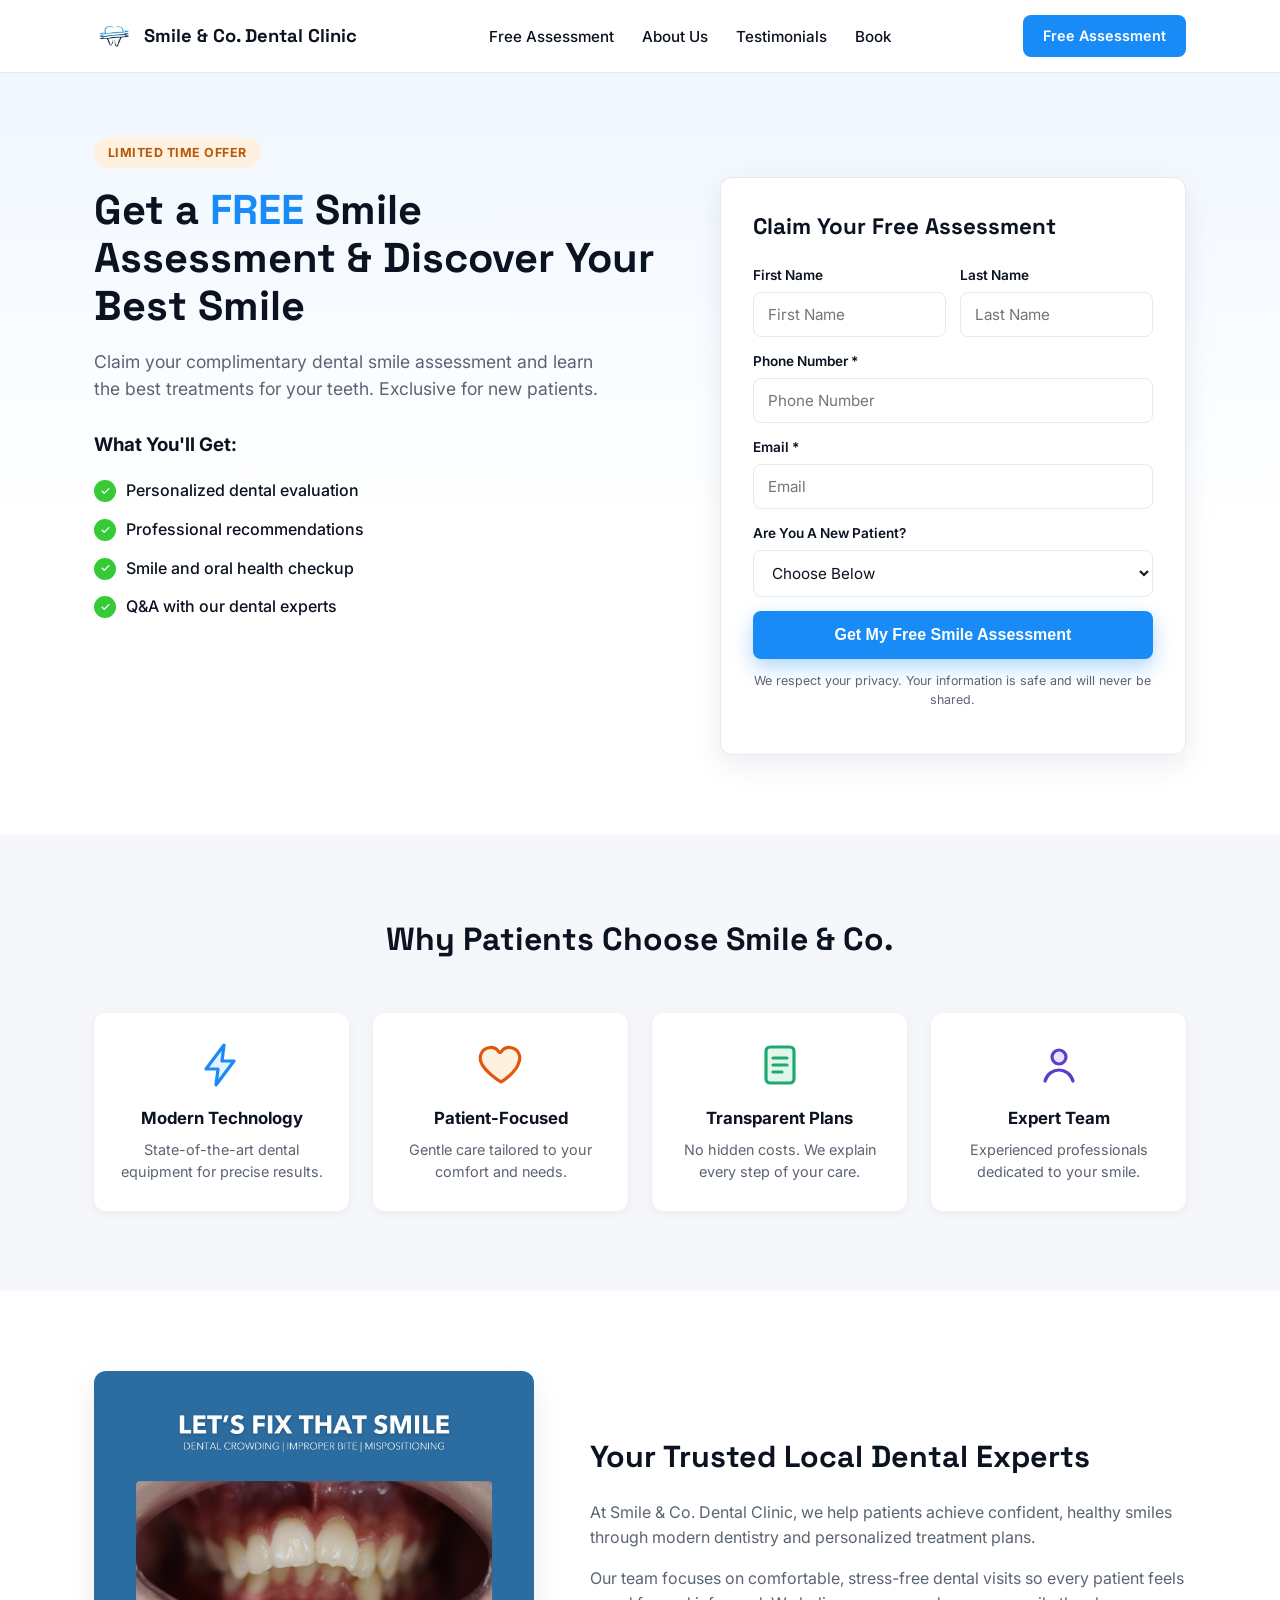
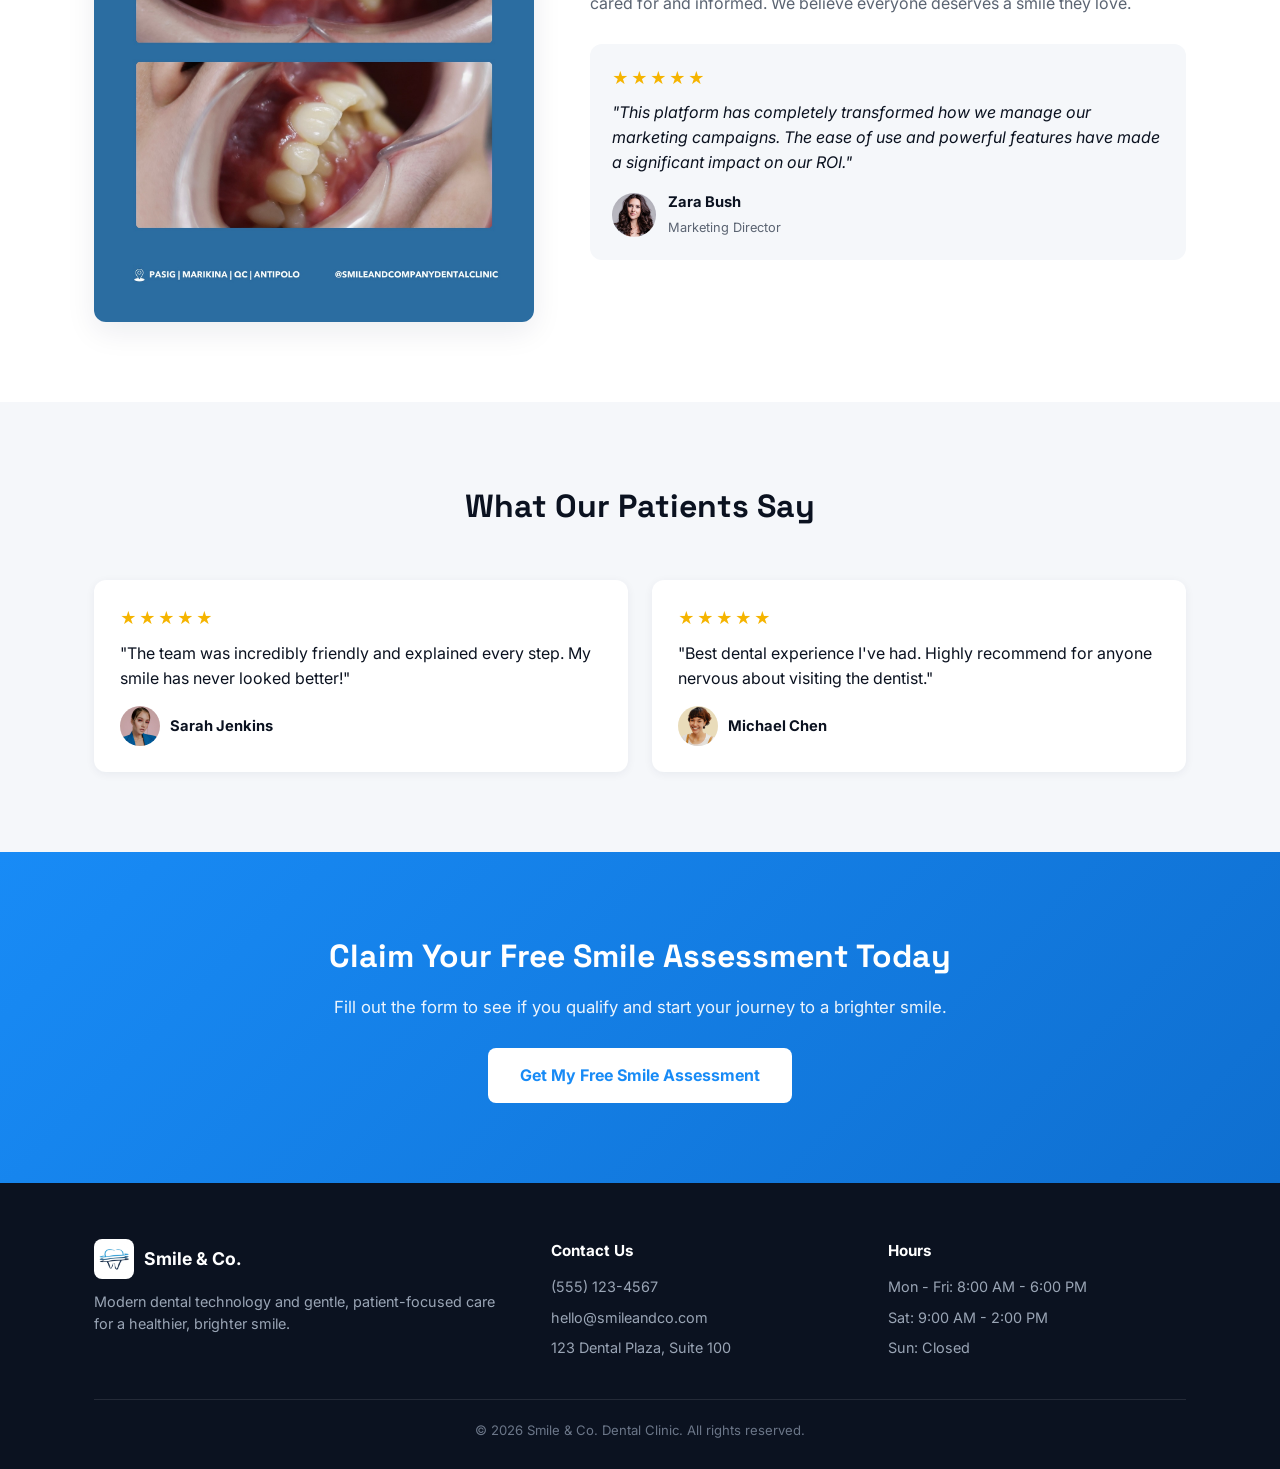
<file: index.html>
<!DOCTYPE html>
<html lang="en">
<head>
<meta charset="UTF-8" />
<meta name="viewport" content="width=device-width, initial-scale=1.0" />
<title>Free Smile Assessment | Smile & Co. Dental Clinic</title>
<meta name="description" content="Claim your complimentary dental smile assessment and learn the best treatments for your teeth. Exclusive for new patients." />
<meta name="robots" content="index, follow" />
<link rel="canonical" href="https://lead.scdc.mkteruel.com/" />
<link rel="icon" type="image/jpeg" href="assets/img/hero.jpg" />

<!-- Open Graph / Facebook -->
<meta property="og:type" content="website" />
<meta property="og:url" content="https://lead.scdc.mkteruel.com/" />
<meta property="og:title" content="Free Smile Assessment | Smile & Co. Dental Clinic" />
<meta property="og:description" content="Claim your complimentary dental smile assessment and learn the best treatments for your teeth. Exclusive for new patients." />
<meta property="og:image" content="https://lead.scdc.mkteruel.com/assets/img/hero.jpg" />
<meta property="og:locale" content="en_US" />
<meta property="og:site_name" content="Smile & Co. Dental Clinic" />

<!-- Twitter Card -->
<meta name="twitter:card" content="summary_large_image" />
<meta name="twitter:title" content="Free Smile Assessment | Smile & Co. Dental Clinic" />
<meta name="twitter:description" content="Claim your complimentary dental smile assessment and learn the best treatments for your teeth. Exclusive for new patients." />
<meta name="twitter:image" content="https://lead.scdc.mkteruel.com/assets/img/hero.jpg" />

<link rel="preconnect" href="https://fonts.googleapis.com">
<link rel="preconnect" href="https://fonts.gstatic.com" crossorigin>
<link href="https://fonts.googleapis.com/css2?family=Inter:wght@400;500;600;700;800&family=Space+Grotesk:wght@600;700&display=swap" rel="stylesheet">
<link rel="stylesheet" href="styles.css" />

<!--
  Meta Pixel — replace YOUR_PIXEL_ID once you have a Meta Business/Ads account.
  Fires PageView here; script.js fires a "Lead" event on successful form submit.
-->
<script>
!function(f,b,e,v,n,t,s)
{if(f.fbq)return;n=f.fbq=function(){n.callMethod?
n.callMethod.apply(n,arguments):n.queue.push(arguments)};
if(!f._fbq)f._fbq=n;n.push=n;n.loaded=!0;n.version='2.0';
n.queue=[];t=b.createElement(e);t.async=!0;
t.src=v;s=b.getElementsByTagName(e)[0];
s.parentNode.insertBefore(t,s)}(window, document,'script',
'https://connect.facebook.net/en_US/fbevents.js');
fbq('init', 'YOUR_PIXEL_ID');
fbq('track', 'PageView');
</script>

<!-- Google Analytics (GA4) — replace G-XXXXXXXXXX once you have a GA4 property. -->
<script async src="https://www.googletagmanager.com/gtag/js?id=G-XXXXXXXXXX"></script>
<script>
window.dataLayer = window.dataLayer || [];
function gtag(){dataLayer.push(arguments);}
gtag('js', new Date());
gtag('config', 'G-XXXXXXXXXX');
</script>

<!-- Structured data for local SEO (Google Business/Search rich results) -->
<script type="application/ld+json">
{
  "@context": "https://schema.org",
  "@type": "Dentist",
  "name": "Smile & Co. Dental Clinic",
  "image": "https://lead.scdc.mkteruel.com/assets/img/hero.jpg",
  "url": "https://lead.scdc.mkteruel.com/",
  "telephone": "+1-555-123-4567",
  "email": "hello@smileandco.com",
  "address": {
    "@type": "PostalAddress",
    "streetAddress": "123 Dental Plaza, Suite 100",
    "addressCountry": "US"
  },
  "openingHoursSpecification": [
    { "@type": "OpeningHoursSpecification", "dayOfWeek": ["Monday","Tuesday","Wednesday","Thursday","Friday"], "opens": "08:00", "closes": "18:00" },
    { "@type": "OpeningHoursSpecification", "dayOfWeek": "Saturday", "opens": "09:00", "closes": "14:00" }
  ],
  "priceRange": "$$",
  "aggregateRating": {
    "@type": "AggregateRating",
    "ratingValue": "5",
    "reviewCount": "2"
  }
}
</script>
</head>
<body>

<header class="site-header">
  <div class="container">
    <div class="brand"><img src="assets/img/hero.jpg" class="brand-mark" alt="" />Smile &amp; Co. Dental Clinic</div>
    <nav>
      <ul class="nav-links">
        <li><a href="#assessment">Free Assessment</a></li>
        <li><a href="#about">About Us</a></li>
        <li><a href="#testimonials">Testimonials</a></li>
        <li><a href="booking.html">Book</a></li>
      </ul>
    </nav>
    <a class="nav-cta" href="#assessment">Free Assessment</a>
  </div>
</header>

<section class="hero" id="assessment">
  <div class="container">
    <div class="hero-copy">
      <span class="badge">Limited Time Offer</span>
      <h1>Get a <span class="highlight">FREE</span> Smile Assessment &amp; Discover Your Best Smile</h1>
      <p class="hero-sub">Claim your complimentary dental smile assessment and learn the best treatments for your teeth. Exclusive for new patients.</p>
      <h3>What You'll Get:</h3>
      <ul class="hero-list">
        <li>Personalized dental evaluation</li>
        <li>Professional recommendations</li>
        <li>Smile and oral health checkup</li>
        <li>Q&amp;A with our dental experts</li>
      </ul>
    </div>

    <div class="form-card">
      <h2>Claim Your Free Assessment</h2>
      <form id="lead-form" action="https://formspree.io/f/YOUR_FORM_ID" method="POST">
        <!-- Honeypot spam trap: hidden from real visitors, bots tend to fill every field. Formspree drops submissions where this is non-empty. -->
        <input type="text" name="_gotcha" style="display:none" tabindex="-1" autocomplete="off" />
        <div class="form-row">
          <div class="field">
            <label for="firstName">First Name</label>
            <input type="text" id="firstName" name="firstName" placeholder="First Name" required />
          </div>
          <div class="field">
            <label for="lastName">Last Name</label>
            <input type="text" id="lastName" name="lastName" placeholder="Last Name" required />
          </div>
        </div>
        <div class="field">
          <label for="phone">Phone Number *</label>
          <input type="tel" id="phone" name="phone" placeholder="Phone Number" required />
        </div>
        <div class="field">
          <label for="email">Email *</label>
          <input type="email" id="email" name="email" placeholder="Email" required />
        </div>
        <div class="field">
          <label for="newPatient">Are You A New Patient?</label>
          <select id="newPatient" name="newPatient" required>
            <option value="" selected disabled>Choose Below</option>
            <option value="Yes">Yes, I'm a new patient</option>
            <option value="No">No, I'm an existing patient</option>
          </select>
        </div>
        <button type="submit" class="btn btn-primary btn-block">Get My Free Smile Assessment</button>
        <p class="form-status" id="form-status"></p>
        <p class="form-note">We respect your privacy. Your information is safe and will never be shared.</p>
      </form>
    </div>
  </div>
</section>

<section class="why">
  <div class="container">
    <h2 class="section-title">Why Patients Choose Smile &amp; Co.</h2>
    <div class="why-grid">
      <div class="why-card">
        <span class="why-icon" aria-hidden="true">
          <svg viewBox="0 0 24 24" fill="none" xmlns="http://www.w3.org/2000/svg"><path d="M13 2 4 14h6l-1 8 9-12h-6l1-8Z" stroke="#188bf6" stroke-width="1.6" stroke-linejoin="round" fill="#e6f0ff"/></svg>
        </span>
        <h3>Modern Technology</h3>
        <p>State-of-the-art dental equipment for precise results.</p>
      </div>
      <div class="why-card">
        <span class="why-icon" aria-hidden="true">
          <svg viewBox="0 0 24 24" fill="none" xmlns="http://www.w3.org/2000/svg"><path d="M12 20.5s-7.5-4.6-9.8-9.4C.7 7.7 2.3 4.2 5.7 3.4c2-.5 4 .3 5.2 2 .3.4.9.4 1.2 0 1.2-1.7 3.2-2.5 5.2-2 3.4.8 5 4.3 3.5 7.7C19.5 15.9 12 20.5 12 20.5Z" stroke="#e2570d" stroke-width="1.6" stroke-linejoin="round" fill="#fff1e0"/></svg>
        </span>
        <h3>Patient-Focused</h3>
        <p>Gentle care tailored to your comfort and needs.</p>
      </div>
      <div class="why-card">
        <span class="why-icon" aria-hidden="true">
          <svg viewBox="0 0 24 24" fill="none" xmlns="http://www.w3.org/2000/svg"><rect x="5" y="3" width="14" height="18" rx="2" stroke="#1fa971" stroke-width="1.6" fill="#e2f7ea"/><path d="M8.5 8.5h7M8.5 12h7M8.5 15.5h4.5" stroke="#1fa971" stroke-width="1.6" stroke-linecap="round"/></svg>
        </span>
        <h3>Transparent Plans</h3>
        <p>No hidden costs. We explain every step of your care.</p>
      </div>
      <div class="why-card">
        <span class="why-icon" aria-hidden="true">
          <svg viewBox="0 0 24 24" fill="none" xmlns="http://www.w3.org/2000/svg"><circle cx="12" cy="8" r="3.5" stroke="#5b3ec9" stroke-width="1.6" fill="#e9e3ff"/><path d="M5 20c1-3.5 4-5.5 7-5.5s6 2 7 5.5" stroke="#5b3ec9" stroke-width="1.6" stroke-linecap="round" fill="none"/></svg>
        </span>
        <h3>Expert Team</h3>
        <p>Experienced professionals dedicated to your smile.</p>
      </div>
    </div>
  </div>
</section>

<section class="about" id="about">
  <div class="container">
    <div class="about-image">
      <img src="assets/img/about.jpg" alt="Smile & Co. Dental Clinic team" />
    </div>
    <div class="about-copy">
      <h2>Your Trusted Local Dental Experts</h2>
      <p>At Smile &amp; Co. Dental Clinic, we help patients achieve confident, healthy smiles through modern dentistry and personalized treatment plans.</p>
      <p>Our team focuses on comfortable, stress-free dental visits so every patient feels cared for and informed. We believe everyone deserves a smile they love.</p>
      <div class="testimonial-card">
        <div class="stars">&#9733;&#9733;&#9733;&#9733;&#9733;</div>
        <p class="quote">"This platform has completely transformed how we manage our marketing campaigns. The ease of use and powerful features have made a significant impact on our ROI."</p>
        <div class="testimonial-person">
          <img src="assets/img/avatar-testimonial.jpg" alt="Zara Bush" />
          <div>
            <strong>Zara Bush</strong>
            <span>Marketing Director</span>
          </div>
        </div>
      </div>
    </div>
  </div>
</section>

<section class="reviews" id="testimonials">
  <div class="container">
    <h2 class="section-title">What Our Patients Say</h2>
    <div class="reviews-grid">
      <div class="review-card">
        <div class="stars">&#9733;&#9733;&#9733;&#9733;&#9733;</div>
        <p class="quote">"The team was incredibly friendly and explained every step. My smile has never looked better!"</p>
        <div class="review-person">
          <img src="assets/img/avatar-sarah.jpg" alt="Sarah Jenkins" />
          <strong>Sarah Jenkins</strong>
        </div>
      </div>
      <div class="review-card">
        <div class="stars">&#9733;&#9733;&#9733;&#9733;&#9733;</div>
        <p class="quote">"Best dental experience I've had. Highly recommend for anyone nervous about visiting the dentist."</p>
        <div class="review-person">
          <img src="assets/img/avatar-michael.jpg" alt="Michael Chen" />
          <strong>Michael Chen</strong>
        </div>
      </div>
    </div>
  </div>
</section>

<section class="final-cta">
  <div class="container">
    <h2>Claim Your Free Smile Assessment Today</h2>
    <p>Fill out the form to see if you qualify and start your journey to a brighter smile.</p>
    <a href="#assessment" class="btn btn-primary">Get My Free Smile Assessment</a>
  </div>
</section>

<footer class="site-footer">
  <div class="container">
    <div class="footer-grid">
      <div>
        <h3 class="footer-brand"><img src="assets/img/hero.jpg" class="brand-mark" alt="" />Smile &amp; Co.</h3>
        <p>Modern dental technology and gentle, patient-focused care for a healthier, brighter smile.</p>
      </div>
      <div>
        <h4>Contact Us</h4>
        <p>(555) 123-4567</p>
        <p>hello@smileandco.com</p>
        <p>123 Dental Plaza, Suite 100</p>
      </div>
      <div>
        <h4>Hours</h4>
        <p>Mon - Fri: 8:00 AM - 6:00 PM</p>
        <p>Sat: 9:00 AM - 2:00 PM</p>
        <p>Sun: Closed</p>
      </div>
    </div>
    <div class="footer-bottom">&copy; 2026 Smile &amp; Co. Dental Clinic. All rights reserved.</div>
  </div>
</footer>

<script src="script.js"></script>
</body>
</html>
</file>
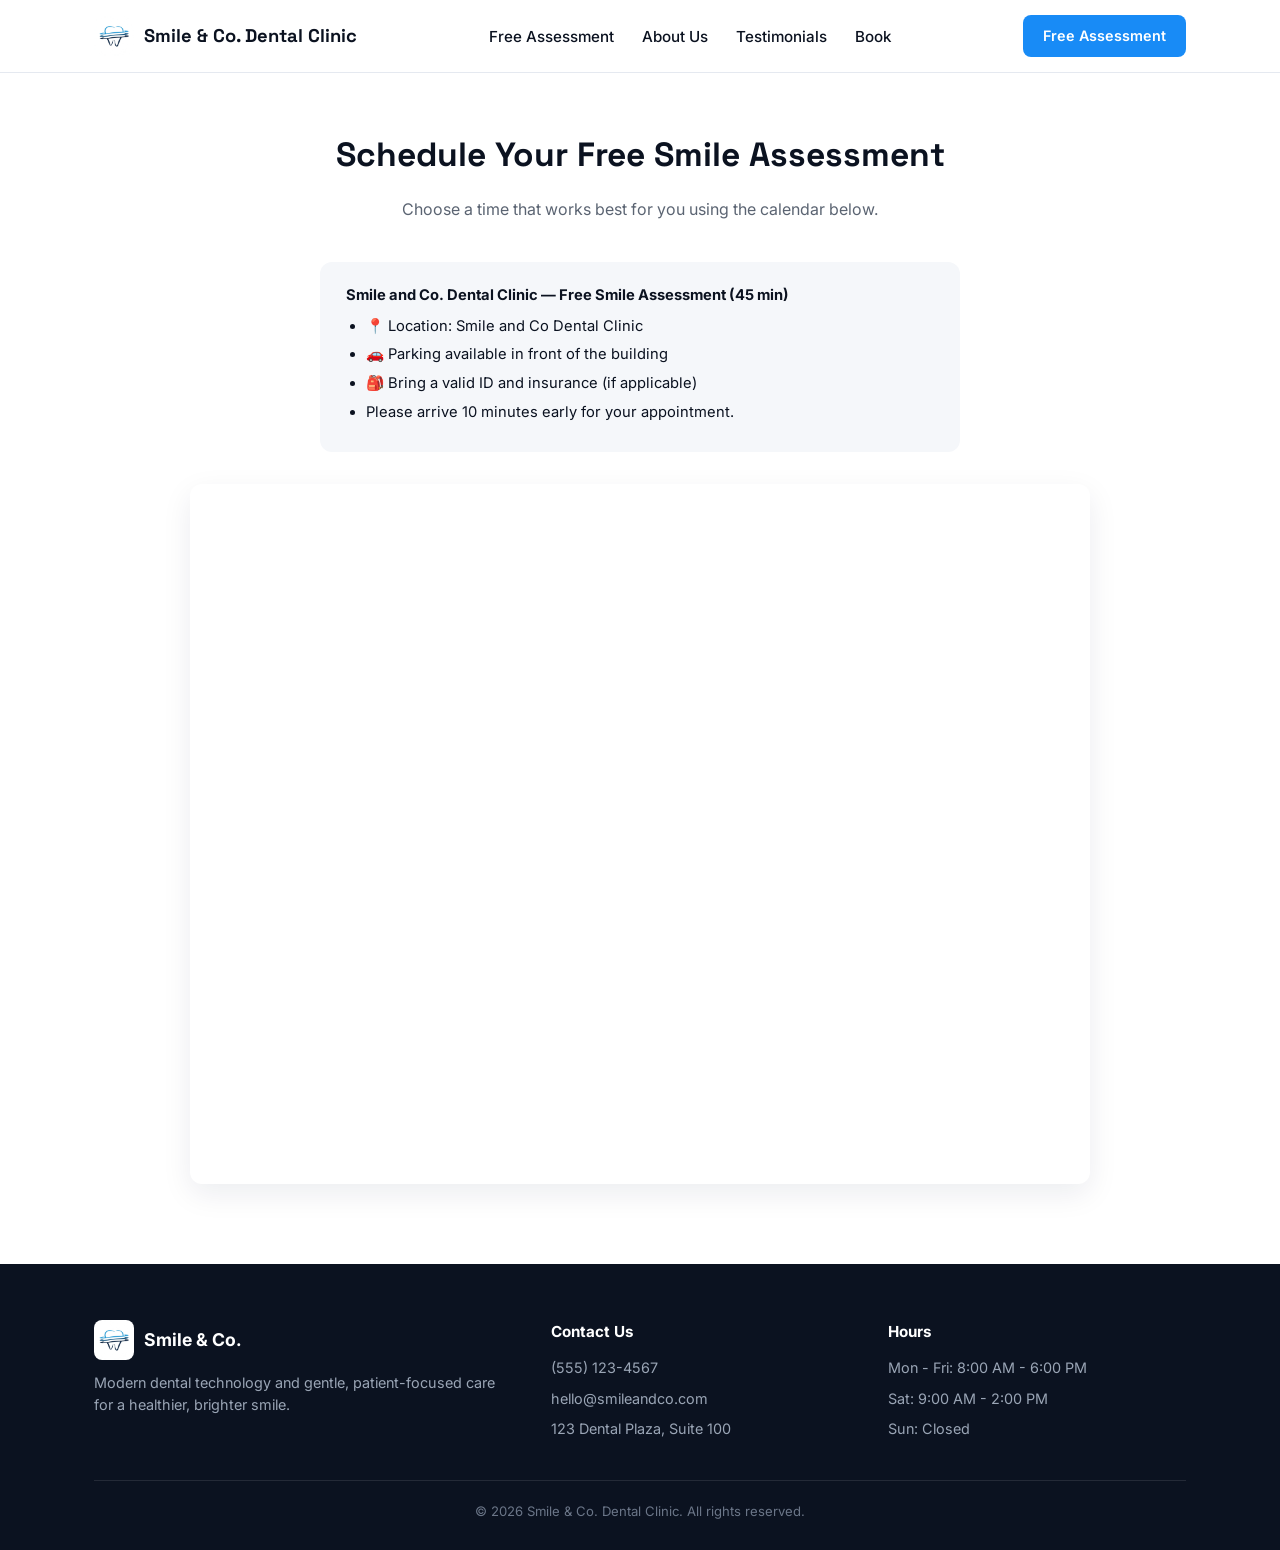
<file: booking.html>
<!DOCTYPE html>
<html lang="en">
<head>
<meta charset="UTF-8" />
<meta name="viewport" content="width=device-width, initial-scale=1.0" />
<title>Book Your Free Smile Assessment | Smile & Co. Dental Clinic</title>
<meta name="description" content="Choose a time for your free smile assessment at Smile & Co. Dental Clinic. Quick, easy online booking." />
<meta name="robots" content="index, follow" />
<link rel="canonical" href="https://lead.scdc.mkteruel.com/booking.html" />
<link rel="icon" type="image/jpeg" href="assets/img/hero.jpg" />

<!-- Open Graph / Facebook -->
<meta property="og:type" content="website" />
<meta property="og:url" content="https://lead.scdc.mkteruel.com/booking.html" />
<meta property="og:title" content="Book Your Free Smile Assessment | Smile & Co. Dental Clinic" />
<meta property="og:description" content="Choose a time for your free smile assessment at Smile & Co. Dental Clinic. Quick, easy online booking." />
<meta property="og:image" content="https://lead.scdc.mkteruel.com/assets/img/hero.jpg" />
<meta property="og:site_name" content="Smile & Co. Dental Clinic" />

<link rel="preconnect" href="https://fonts.googleapis.com">
<link rel="preconnect" href="https://fonts.gstatic.com" crossorigin>
<link href="https://fonts.googleapis.com/css2?family=Inter:wght@400;500;600;700;800&family=Space+Grotesk:wght@600;700&display=swap" rel="stylesheet">
<link rel="stylesheet" href="styles.css" />

<!-- Meta Pixel — replace YOUR_PIXEL_ID once you have a Meta Business/Ads account. -->
<script>
!function(f,b,e,v,n,t,s)
{if(f.fbq)return;n=f.fbq=function(){n.callMethod?
n.callMethod.apply(n,arguments):n.queue.push(arguments)};
if(!f._fbq)f._fbq=n;n.push=n;n.loaded=!0;n.version='2.0';
n.queue=[];t=b.createElement(e);t.async=!0;
t.src=v;s=b.getElementsByTagName(e)[0];
s.parentNode.insertBefore(t,s)}(window, document,'script',
'https://connect.facebook.net/en_US/fbevents.js');
fbq('init', 'YOUR_PIXEL_ID');
fbq('track', 'PageView');
</script>

<!-- Google Analytics (GA4) — replace G-XXXXXXXXXX once you have a GA4 property. -->
<script async src="https://www.googletagmanager.com/gtag/js?id=G-XXXXXXXXXX"></script>
<script>
window.dataLayer = window.dataLayer || [];
function gtag(){dataLayer.push(arguments);}
gtag('js', new Date());
gtag('config', 'G-XXXXXXXXXX');
</script>

<!-- Calendly badge widget begin -->
<link href="https://assets.calendly.com/assets/external/widget.css" rel="stylesheet">
<script src="https://assets.calendly.com/assets/external/widget.js" async></script>
<!-- Calendly badge widget end -->
</head>
<body>

<header class="site-header">
  <div class="container">
    <a class="brand" href="index.html"><img src="assets/img/hero.jpg" class="brand-mark" alt="" />Smile &amp; Co. Dental Clinic</a>
    <nav>
      <ul class="nav-links">
        <li><a href="index.html#assessment">Free Assessment</a></li>
        <li><a href="index.html#about">About Us</a></li>
        <li><a href="index.html#testimonials">Testimonials</a></li>
        <li><a href="booking.html">Book</a></li>
      </ul>
    </nav>
    <a class="nav-cta" href="index.html#assessment">Free Assessment</a>
  </div>
</header>

<section class="booking-hero">
  <div class="container">
    <h1>Schedule Your Free Smile Assessment</h1>
    <p>Choose a time that works best for you using the calendar below.</p>
  </div>
</section>

<div class="container">
  <div class="booking-info">
    <strong>Smile and Co. Dental Clinic — Free Smile Assessment (45 min)</strong>
    <ul>
      <li>&#128205; Location: Smile and Co Dental Clinic</li>
      <li>&#128663; Parking available in front of the building</li>
      <li>&#127890; Bring a valid ID and insurance (if applicable)</li>
      <li>Please arrive 10 minutes early for your appointment.</li>
    </ul>
  </div>

  <!--
    Replace YOUR-CALENDLY-USERNAME/free-smile-assessment below with your
    real Calendly scheduling link once created. See README.md.
  -->
  <div class="calendly-embed" data-url="https://calendly.com/YOUR-CALENDLY-USERNAME/free-smile-assessment?hide_gdpr_banner=1&primary_color=188bf6"></div>
</div>

<footer class="site-footer">
  <div class="container">
    <div class="footer-grid">
      <div>
        <h3 class="footer-brand"><img src="assets/img/hero.jpg" class="brand-mark" alt="" />Smile &amp; Co.</h3>
        <p>Modern dental technology and gentle, patient-focused care for a healthier, brighter smile.</p>
      </div>
      <div>
        <h4>Contact Us</h4>
        <p>(555) 123-4567</p>
        <p>hello@smileandco.com</p>
        <p>123 Dental Plaza, Suite 100</p>
      </div>
      <div>
        <h4>Hours</h4>
        <p>Mon - Fri: 8:00 AM - 6:00 PM</p>
        <p>Sat: 9:00 AM - 2:00 PM</p>
        <p>Sun: Closed</p>
      </div>
    </div>
    <div class="footer-bottom">&copy; 2026 Smile &amp; Co. Dental Clinic. All rights reserved.</div>
  </div>
</footer>

<script>
  window.addEventListener('load', function () {
    if (window.Calendly) {
      Calendly.initInlineWidget({
        url: document.querySelector('.calendly-embed').dataset.url,
        parentElement: document.querySelector('.calendly-embed'),
        prefill: {},
        utm: {}
      });
    }
  });

  // Redirect to the thank-you page once a booking is confirmed.
  window.addEventListener('message', function (e) {
    if (e.data && e.data.event && e.data.event.indexOf('calendly.') === 0) {
      if (e.data.event === 'calendly.event_scheduled') {
        window.location.href = 'thank-you.html';
      }
    }
  });
</script>
</body>
</html>
</file>
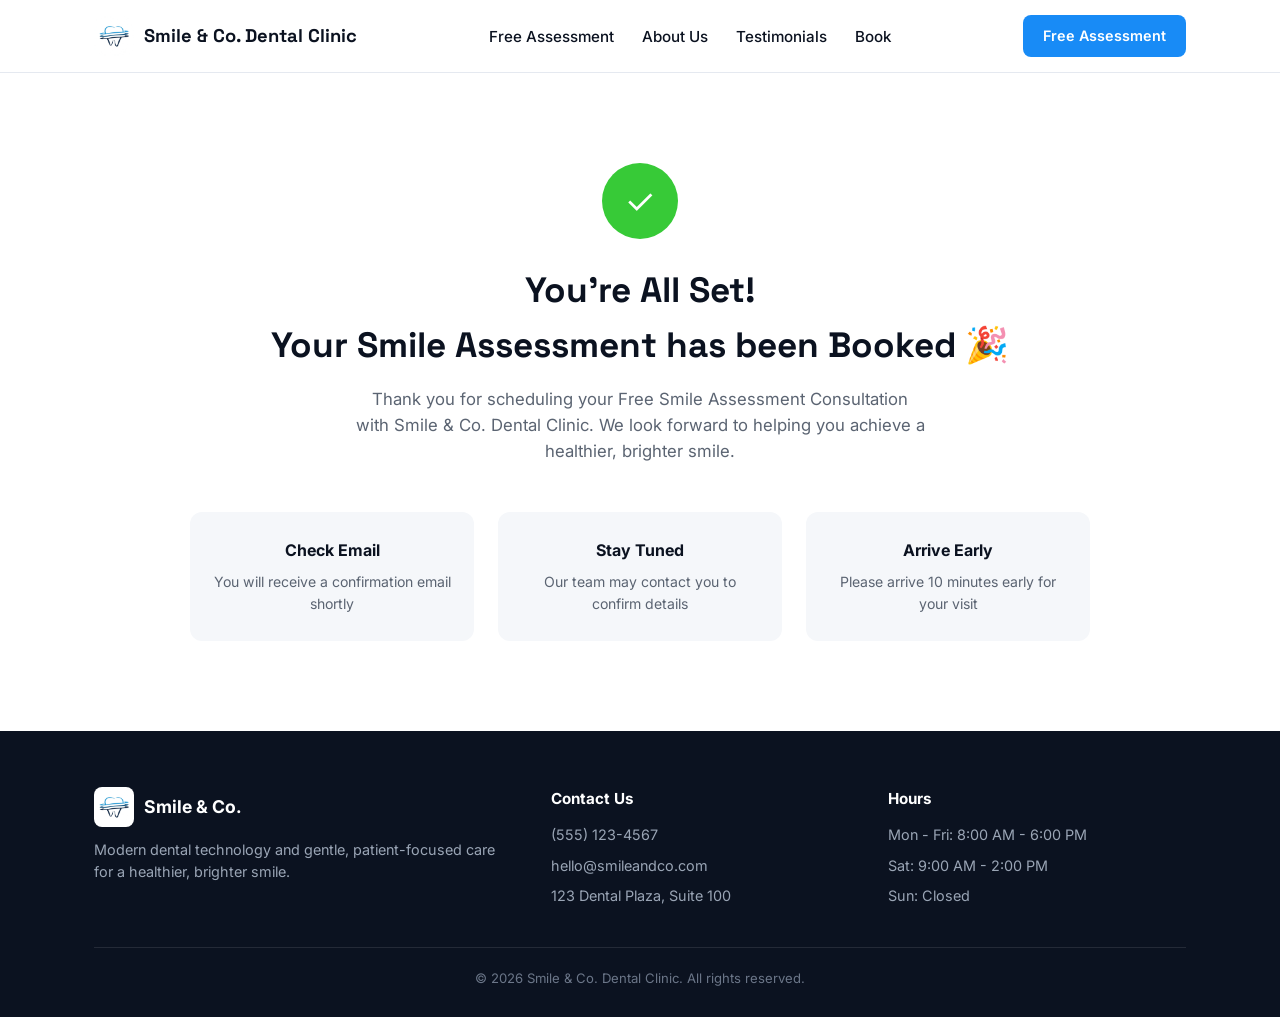
<file: thank-you.html>
<!DOCTYPE html>
<html lang="en">
<head>
<meta charset="UTF-8" />
<meta name="viewport" content="width=device-width, initial-scale=1.0" />
<title>You're All Set! — Smile & Co. Dental Clinic</title>
<meta name="description" content="Your Free Smile Assessment with Smile & Co. Dental Clinic is booked." />
<meta name="robots" content="noindex, nofollow" />
<link rel="canonical" href="https://lead.scdc.mkteruel.com/thank-you.html" />
<link rel="icon" type="image/jpeg" href="assets/img/hero.jpg" />
<link rel="preconnect" href="https://fonts.googleapis.com">
<link rel="preconnect" href="https://fonts.gstatic.com" crossorigin>
<link href="https://fonts.googleapis.com/css2?family=Inter:wght@400;500;600;700;800&family=Space+Grotesk:wght@600;700&display=swap" rel="stylesheet">
<link rel="stylesheet" href="styles.css" />

<!--
  Meta Pixel — replace YOUR_PIXEL_ID once you have a Meta Business/Ads account.
  Fires a "Schedule" conversion event, since reaching this page means a booking completed.
-->
<script>
!function(f,b,e,v,n,t,s)
{if(f.fbq)return;n=f.fbq=function(){n.callMethod?
n.callMethod.apply(n,arguments):n.queue.push(arguments)};
if(!f._fbq)f._fbq=n;n.push=n;n.loaded=!0;n.version='2.0';
n.queue=[];t=b.createElement(e);t.async=!0;
t.src=v;s=b.getElementsByTagName(e)[0];
s.parentNode.insertBefore(t,s)}(window, document,'script',
'https://connect.facebook.net/en_US/fbevents.js');
fbq('init', 'YOUR_PIXEL_ID');
fbq('track', 'PageView');
fbq('track', 'Schedule');
</script>

<!-- Google Analytics (GA4) — replace G-XXXXXXXXXX once you have a GA4 property. -->
<script async src="https://www.googletagmanager.com/gtag/js?id=G-XXXXXXXXXX"></script>
<script>
window.dataLayer = window.dataLayer || [];
function gtag(){dataLayer.push(arguments);}
gtag('js', new Date());
gtag('config', 'G-XXXXXXXXXX');
gtag('event', 'conversion', { 'event_category': 'funnel', 'event_label': 'booking_completed' });
</script>
</head>
<body>

<header class="site-header">
  <div class="container">
    <a class="brand" href="index.html"><img src="assets/img/hero.jpg" class="brand-mark" alt="" />Smile &amp; Co. Dental Clinic</a>
    <nav>
      <ul class="nav-links">
        <li><a href="index.html#assessment">Free Assessment</a></li>
        <li><a href="index.html#about">About Us</a></li>
        <li><a href="index.html#testimonials">Testimonials</a></li>
        <li><a href="booking.html">Book</a></li>
      </ul>
    </nav>
    <a class="nav-cta" href="index.html#assessment">Free Assessment</a>
  </div>
</header>

<section class="thankyou">
  <div class="container">
    <div class="checkmark">&#10003;</div>
    <h1>You're All Set!<br />Your Smile Assessment has been Booked &#127881;</h1>
    <p class="lead">Thank you for scheduling your Free Smile Assessment Consultation with Smile &amp; Co. Dental Clinic. We look forward to helping you achieve a healthier, brighter smile.</p>
    <div class="thankyou-grid">
      <div class="thankyou-card">
        <h3>Check Email</h3>
        <p>You will receive a confirmation email shortly</p>
      </div>
      <div class="thankyou-card">
        <h3>Stay Tuned</h3>
        <p>Our team may contact you to confirm details</p>
      </div>
      <div class="thankyou-card">
        <h3>Arrive Early</h3>
        <p>Please arrive 10 minutes early for your visit</p>
      </div>
    </div>
  </div>
</section>

<footer class="site-footer">
  <div class="container">
    <div class="footer-grid">
      <div>
        <h3 class="footer-brand"><img src="assets/img/hero.jpg" class="brand-mark" alt="" />Smile &amp; Co.</h3>
        <p>Modern dental technology and gentle, patient-focused care for a healthier, brighter smile.</p>
      </div>
      <div>
        <h4>Contact Us</h4>
        <p>(555) 123-4567</p>
        <p>hello@smileandco.com</p>
        <p>123 Dental Plaza, Suite 100</p>
      </div>
      <div>
        <h4>Hours</h4>
        <p>Mon - Fri: 8:00 AM - 6:00 PM</p>
        <p>Sat: 9:00 AM - 2:00 PM</p>
        <p>Sun: Closed</p>
      </div>
    </div>
    <div class="footer-bottom">&copy; 2026 Smile &amp; Co. Dental Clinic. All rights reserved.</div>
  </div>
</footer>

</body>
</html>
</file>
<file: styles.css>
:root {
  --primary: #188bf6;
  --primary-dark: #0f6fd0;
  --accent-blue: #63b3ed;
  --ink: #0b1220;
  --muted: #5b6472;
  --bg: #ffffff;
  --smoke: #f5f7fa;
  --border: #e5e9f0;
  --success: #37ca37;
  --radius: 12px;
  --shadow: 0 10px 30px rgba(15, 30, 60, 0.08);
  --shadow-sm: 0 2px 10px rgba(15, 30, 60, 0.06);
  font-family: 'Inter', -apple-system, BlinkMacSystemFont, sans-serif;
}

* { box-sizing: border-box; }

html { scroll-behavior: smooth; }

body {
  margin: 0;
  color: var(--ink);
  background: var(--bg);
  line-height: 1.55;
  -webkit-font-smoothing: antialiased;
}

img { max-width: 100%; display: block; }

a { color: inherit; text-decoration: none; }

.container {
  max-width: 1140px;
  margin: 0 auto;
  padding: 0 24px;
}

/* Header */
.site-header {
  position: sticky;
  top: 0;
  z-index: 50;
  background: rgba(255, 255, 255, 0.92);
  backdrop-filter: blur(8px);
  border-bottom: 1px solid var(--border);
}

.site-header .container {
  display: flex;
  align-items: center;
  justify-content: space-between;
  height: 72px;
}

.brand {
  display: flex;
  align-items: center;
  gap: 10px;
  font-family: 'Space Grotesk', 'Inter', sans-serif;
  font-weight: 700;
  font-size: 1.15rem;
}

.brand-mark {
  width: 40px;
  height: 40px;
  flex-shrink: 0;
  border-radius: 8px;
  object-fit: cover;
}

.nav-links {
  display: flex;
  gap: 28px;
  list-style: none;
  margin: 0;
  padding: 0;
}

.nav-links a {
  font-size: 0.95rem;
  font-weight: 500;
  color: var(--ink);
}

.nav-links a:hover { color: var(--primary); }

.nav-cta {
  background: var(--primary);
  color: #fff;
  padding: 10px 20px;
  border-radius: 8px;
  font-weight: 600;
  font-size: 0.9rem;
}

/* Buttons */
.btn {
  display: inline-block;
  border: none;
  cursor: pointer;
  font-weight: 700;
  font-size: 1rem;
  padding: 15px 32px;
  border-radius: 8px;
  transition: transform 0.15s ease, box-shadow 0.15s ease;
}

.btn-primary {
  background: var(--primary);
  color: #fff;
  box-shadow: 0 8px 20px rgba(24, 139, 246, 0.35);
}

.btn-primary:hover {
  transform: translateY(-2px);
  box-shadow: 0 12px 26px rgba(24, 139, 246, 0.42);
}

.btn-block { width: 100%; text-align: center; }

/* Badge */
.badge {
  display: inline-flex;
  align-items: center;
  gap: 6px;
  background: #fff1e0;
  color: #b5590a;
  font-weight: 700;
  font-size: 0.78rem;
  letter-spacing: 0.04em;
  text-transform: uppercase;
  padding: 6px 14px;
  border-radius: 999px;
  margin-bottom: 18px;
}

/* Hero */
.hero {
  padding: 64px 0 80px;
  background: linear-gradient(180deg, #f0f7ff 0%, #ffffff 60%);
}

.hero .container {
  display: grid;
  grid-template-columns: 1.1fr 0.9fr;
  gap: 56px;
  align-items: start;
}

.hero h1 {
  font-family: 'Space Grotesk', 'Inter', sans-serif;
  font-size: 2.6rem;
  line-height: 1.15;
  margin: 0 0 18px;
}

.hero h1 .highlight { color: var(--primary); }

.hero-sub {
  font-size: 1.1rem;
  color: var(--muted);
  margin-bottom: 28px;
  max-width: 46ch;
}

.hero-list {
  list-style: none;
  padding: 0;
  margin: 0 0 8px;
  display: grid;
  gap: 14px;
}

.hero-list li {
  display: flex;
  align-items: flex-start;
  gap: 10px;
  font-weight: 500;
}

.hero-list li::before {
  content: "\2713";
  flex-shrink: 0;
  width: 22px;
  height: 22px;
  border-radius: 50%;
  background: var(--success);
  color: #fff;
  font-size: 0.75rem;
  display: flex;
  align-items: center;
  justify-content: center;
  margin-top: 2px;
}

/* Form card */
.form-card {
  background: #fff;
  border: 1px solid var(--border);
  border-radius: var(--radius);
  box-shadow: var(--shadow);
  padding: 32px;
  margin-top: 40px;
}

.form-card h2 {
  font-family: 'Space Grotesk', 'Inter', sans-serif;
  font-size: 1.4rem;
  margin: 0 0 20px;
}

.form-row {
  display: grid;
  grid-template-columns: 1fr 1fr;
  gap: 14px;
}

.field { margin-bottom: 14px; }

.field label {
  display: block;
  font-size: 0.85rem;
  font-weight: 600;
  margin-bottom: 6px;
  color: var(--ink);
}

.field input,
.field select {
  width: 100%;
  padding: 12px 14px;
  border: 1px solid var(--border);
  border-radius: 8px;
  font-size: 0.95rem;
  font-family: inherit;
  background: #fff;
  color: var(--ink);
}

.field input:focus,
.field select:focus {
  outline: none;
  border-color: var(--primary);
  box-shadow: 0 0 0 3px rgba(24, 139, 246, 0.15);
}

.form-note {
  font-size: 0.78rem;
  color: var(--muted);
  text-align: center;
  margin-top: 12px;
}

.form-status {
  margin-top: 14px;
  font-size: 0.9rem;
  font-weight: 600;
  text-align: center;
  display: none;
}

.form-status.success { display: block; color: var(--success); }
.form-status.error { display: block; color: #d64545; }

/* Section titles */
.section-title {
  font-family: 'Space Grotesk', 'Inter', sans-serif;
  font-size: 2rem;
  text-align: center;
  margin: 0 0 48px;
}

/* Why choose us */
.why { padding: 80px 0; background: var(--smoke); }

.why-grid {
  display: grid;
  grid-template-columns: repeat(4, 1fr);
  gap: 24px;
}

.why-card {
  background: #fff;
  border-radius: var(--radius);
  padding: 28px 22px;
  text-align: center;
  box-shadow: var(--shadow-sm);
}

.why-icon {
  display: flex;
  align-items: center;
  justify-content: center;
  width: 48px;
  height: 48px;
  margin: 0 auto 16px;
}

.why-icon svg { width: 100%; height: 100%; }

.why-card h3 { font-size: 1.05rem; margin: 0 0 8px; }
.why-card p { font-size: 0.9rem; color: var(--muted); margin: 0; }

/* About */
.about { padding: 80px 0; }

.about .container {
  display: grid;
  grid-template-columns: 0.85fr 1.15fr;
  gap: 56px;
  align-items: center;
}

.about-image {
  border-radius: var(--radius);
  overflow: hidden;
  box-shadow: var(--shadow);
}

.about h2 {
  font-family: 'Space Grotesk', 'Inter', sans-serif;
  font-size: 1.9rem;
  margin: 0 0 20px;
}

.about p { color: var(--muted); margin: 0 0 16px; }

.testimonial-card {
  margin-top: 28px;
  background: var(--smoke);
  border-radius: var(--radius);
  padding: 22px;
}

.stars { color: #f5b400; letter-spacing: 2px; margin-bottom: 10px; }

.testimonial-card p.quote {
  font-style: italic;
  color: var(--ink);
  margin: 0 0 16px;
}

.testimonial-person {
  display: flex;
  align-items: center;
  gap: 12px;
}

.testimonial-person img {
  width: 44px;
  height: 44px;
  border-radius: 50%;
  object-fit: cover;
}

.testimonial-person strong { display: block; font-size: 0.92rem; }
.testimonial-person span { font-size: 0.8rem; color: var(--muted); }

/* Patient reviews */
.reviews { padding: 80px 0; background: var(--smoke); }

.reviews-grid {
  display: grid;
  grid-template-columns: repeat(2, 1fr);
  gap: 24px;
}

.review-card {
  background: #fff;
  border-radius: var(--radius);
  padding: 26px;
  box-shadow: var(--shadow-sm);
}

.review-card p.quote { margin: 10px 0 16px; }
.review-card strong { font-size: 0.92rem; }

.review-person {
  display: flex;
  align-items: center;
  gap: 10px;
}

.review-person img {
  width: 40px;
  height: 40px;
  border-radius: 50%;
  object-fit: cover;
  flex-shrink: 0;
}

/* Final CTA */
.final-cta {
  padding: 80px 0;
  text-align: center;
  background: linear-gradient(135deg, #188bf6 0%, #0f6fd0 100%);
  color: #fff;
}

.final-cta h2 {
  font-family: 'Space Grotesk', 'Inter', sans-serif;
  font-size: 2rem;
  margin: 0 0 12px;
}

.final-cta p { font-size: 1.05rem; opacity: 0.92; margin: 0 0 28px; }
.final-cta .btn-primary { background: #fff; color: var(--primary); box-shadow: none; }
.final-cta .btn-primary:hover { box-shadow: 0 10px 24px rgba(0,0,0,0.15); }

/* Footer */
.site-footer {
  background: #0b1220;
  color: #cbd5e0;
  padding: 56px 0 28px;
}

.footer-grid {
  display: grid;
  grid-template-columns: 1.4fr 1fr 1fr;
  gap: 40px;
  margin-bottom: 32px;
}

.footer-grid h3 { color: #fff; font-size: 1.1rem; margin: 0 0 12px; }

.footer-brand {
  display: flex;
  align-items: center;
  gap: 10px;
}
.footer-grid h4 { color: #fff; font-size: 0.95rem; margin: 0 0 14px; }
.footer-grid p { font-size: 0.9rem; margin: 0 0 8px; color: #9aa5b5; }

.footer-bottom {
  border-top: 1px solid rgba(255,255,255,0.1);
  padding-top: 20px;
  text-align: center;
  font-size: 0.82rem;
  color: #6b7688;
}

/* Booking page */
.booking-hero {
  padding: 56px 0 24px;
  text-align: center;
}

.booking-hero h1 {
  font-family: 'Space Grotesk', 'Inter', sans-serif;
  font-size: 2.1rem;
  margin: 0 0 10px;
}

.booking-hero p { color: var(--muted); }

.booking-info {
  max-width: 640px;
  margin: 0 auto 32px;
  background: var(--smoke);
  border-radius: var(--radius);
  padding: 22px 26px;
  font-size: 0.92rem;
}

.booking-info ul { margin: 8px 0 0; padding-left: 20px; }
.booking-info li { margin-bottom: 6px; }

.calendly-embed {
  max-width: 900px;
  margin: 0 auto 80px;
  min-height: 700px;
  border-radius: var(--radius);
  overflow: hidden;
  box-shadow: var(--shadow);
}

/* Thank you page */
.thankyou {
  padding: 90px 0;
  text-align: center;
}

.thankyou .checkmark {
  width: 76px;
  height: 76px;
  border-radius: 50%;
  background: var(--success);
  color: #fff;
  font-size: 2.2rem;
  display: flex;
  align-items: center;
  justify-content: center;
  margin: 0 auto 24px;
}

.thankyou h1 {
  font-family: 'Space Grotesk', 'Inter', sans-serif;
  font-size: 2.2rem;
  margin: 0 0 14px;
}

.thankyou p.lead {
  color: var(--muted);
  max-width: 52ch;
  margin: 0 auto 48px;
  font-size: 1.05rem;
}

.thankyou-grid {
  display: grid;
  grid-template-columns: repeat(3, 1fr);
  gap: 24px;
  max-width: 900px;
  margin: 0 auto;
}

.thankyou-card {
  background: var(--smoke);
  border-radius: var(--radius);
  padding: 26px 20px;
}

.thankyou-card h3 { font-size: 1rem; margin: 0 0 8px; }
.thankyou-card p { font-size: 0.88rem; color: var(--muted); margin: 0; }

/* Responsive */
@media (max-width: 860px) {
  .nav-links { display: none; }
  .hero .container { grid-template-columns: 1fr; }
  .hero h1 { font-size: 2.1rem; }
  .why-grid { grid-template-columns: repeat(2, 1fr); }
  .about .container { grid-template-columns: 1fr; }
  .about-image { order: -1; }
  .reviews-grid { grid-template-columns: 1fr; }
  .footer-grid { grid-template-columns: 1fr; gap: 28px; }
  .thankyou-grid { grid-template-columns: 1fr; }
  .form-row { grid-template-columns: 1fr; }
}
</file>
